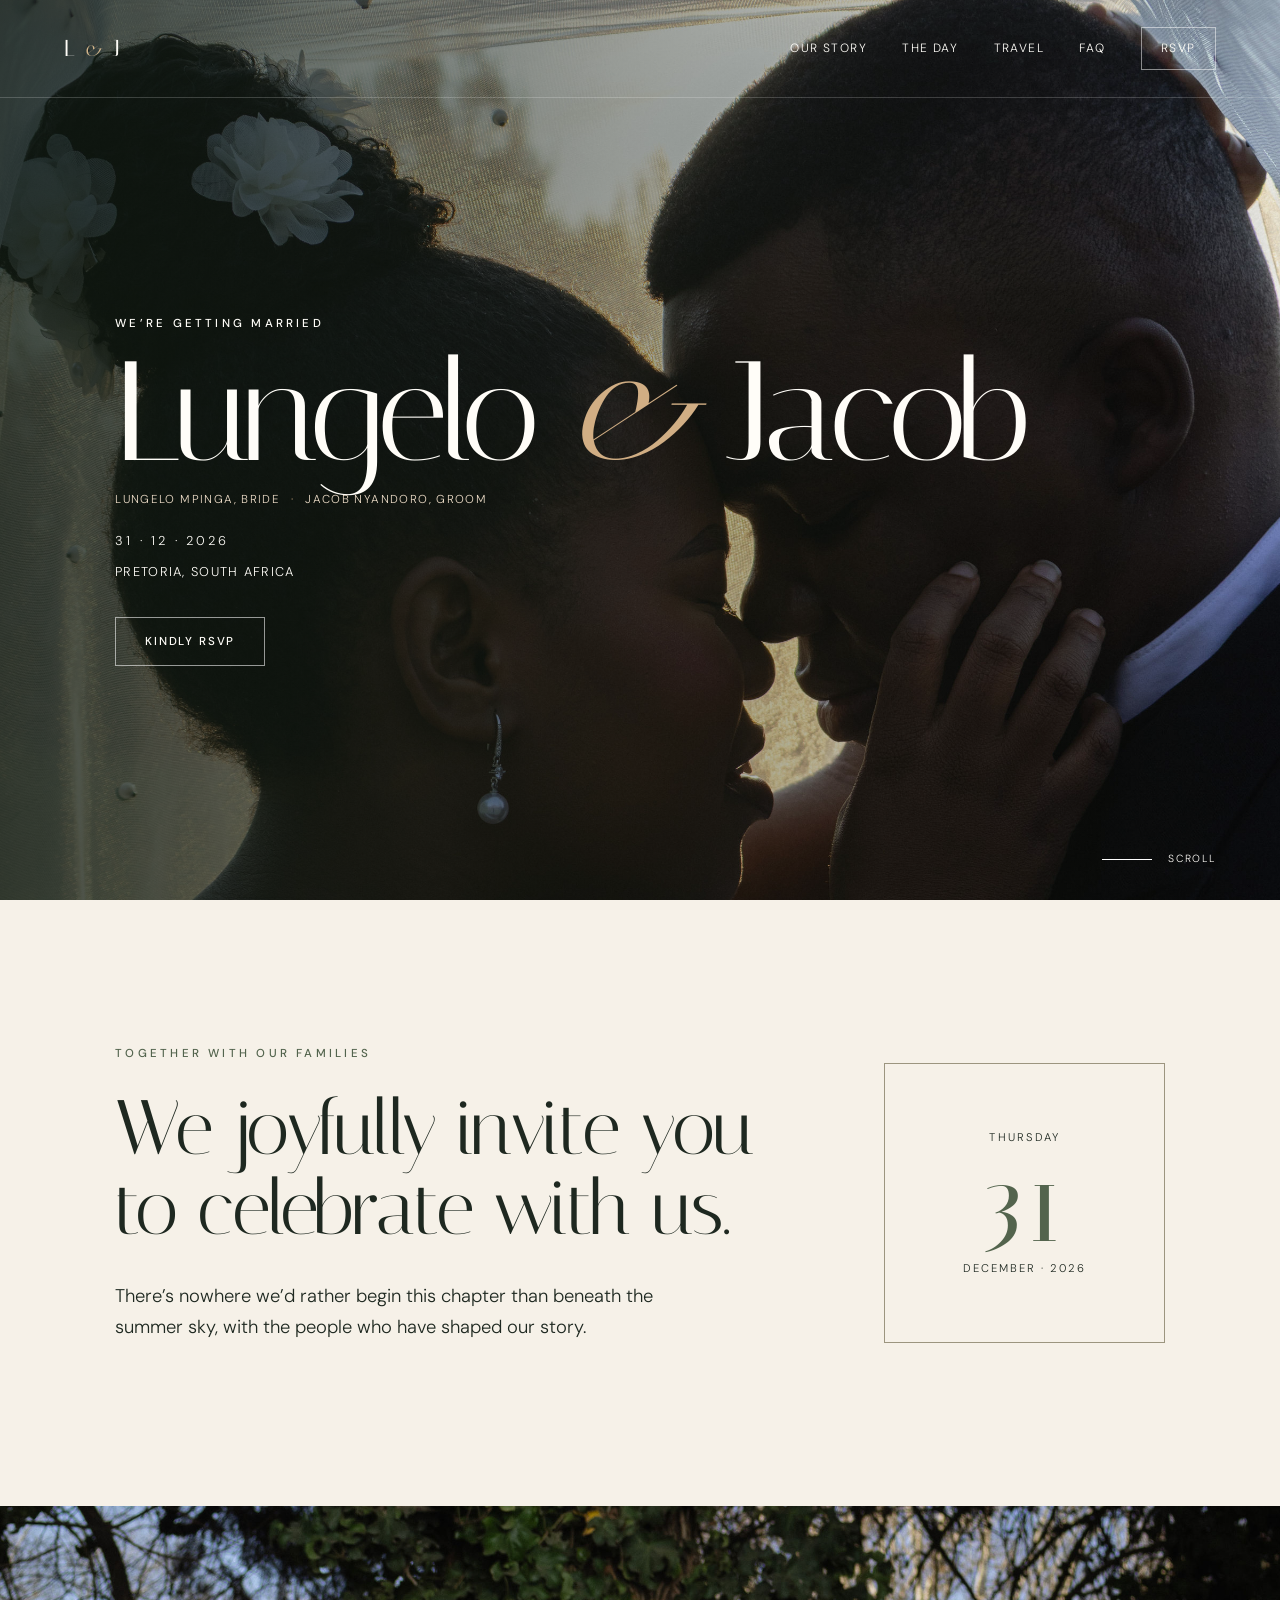
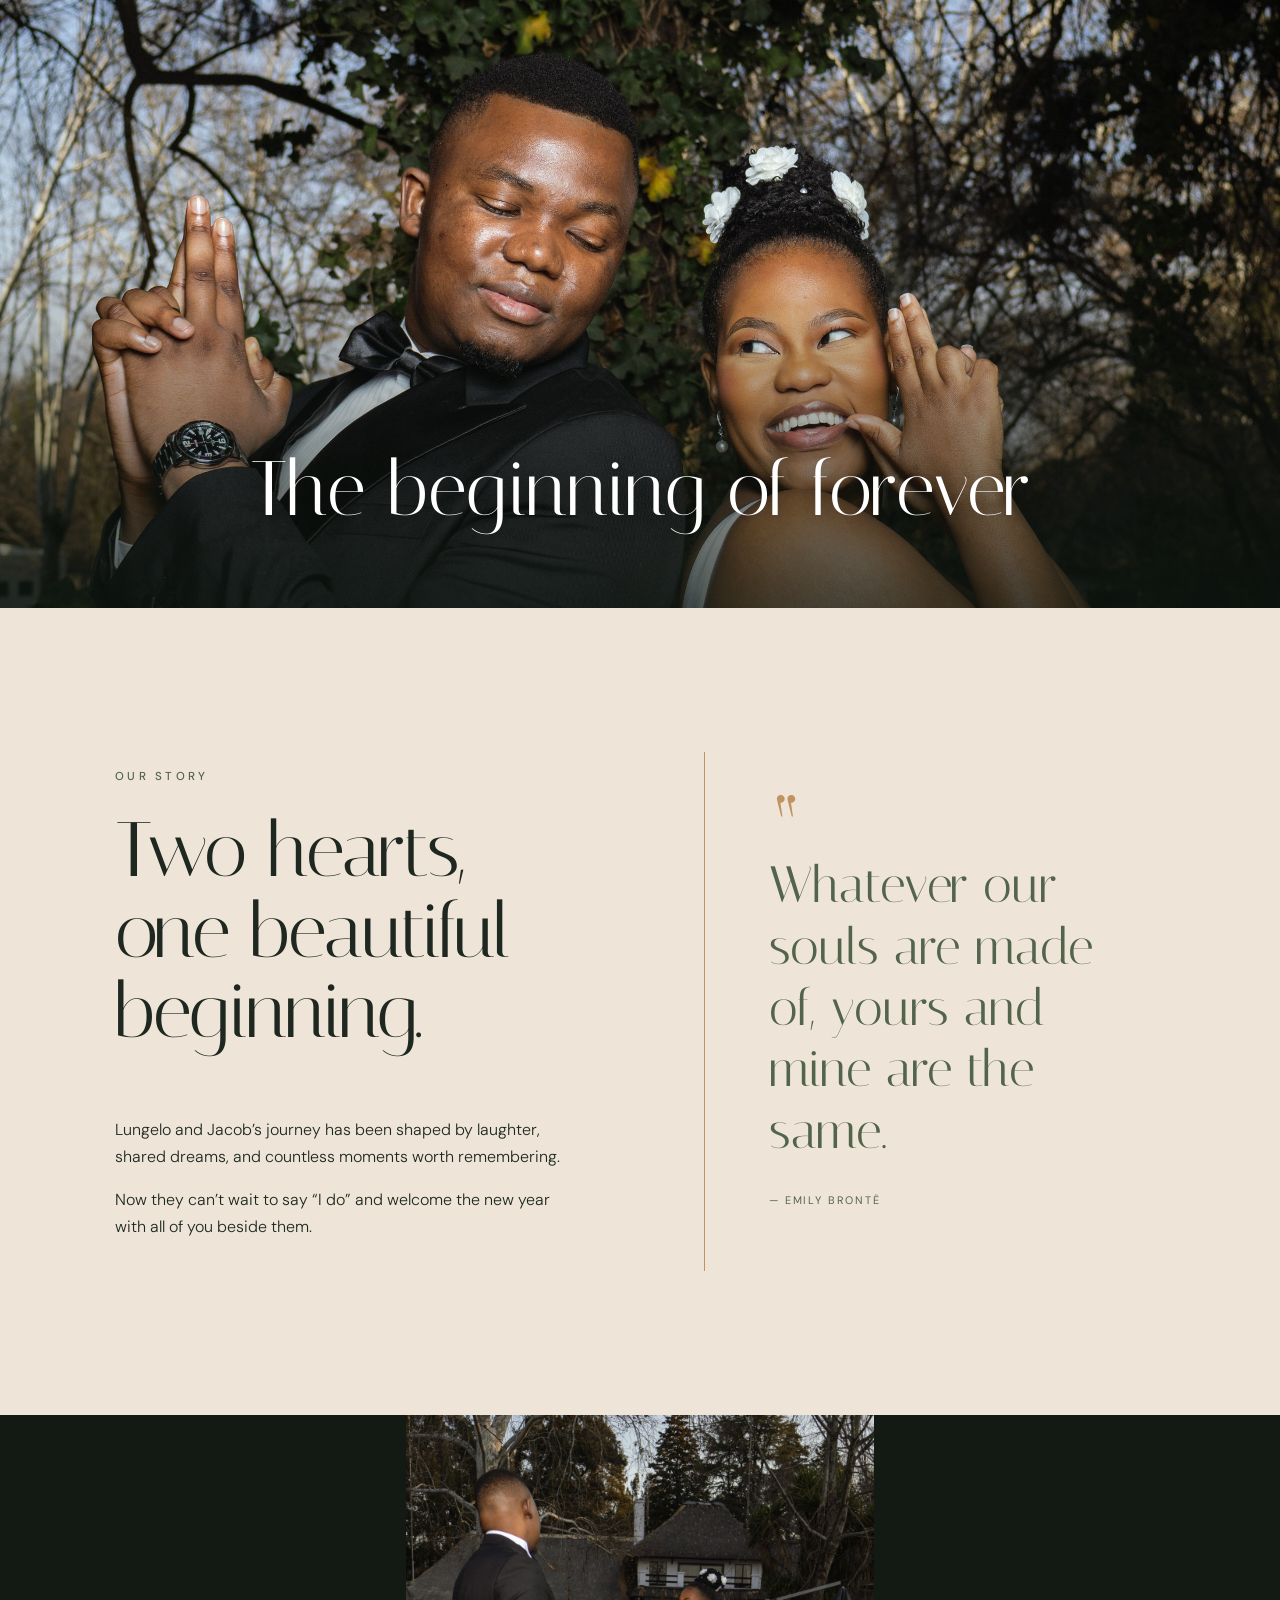
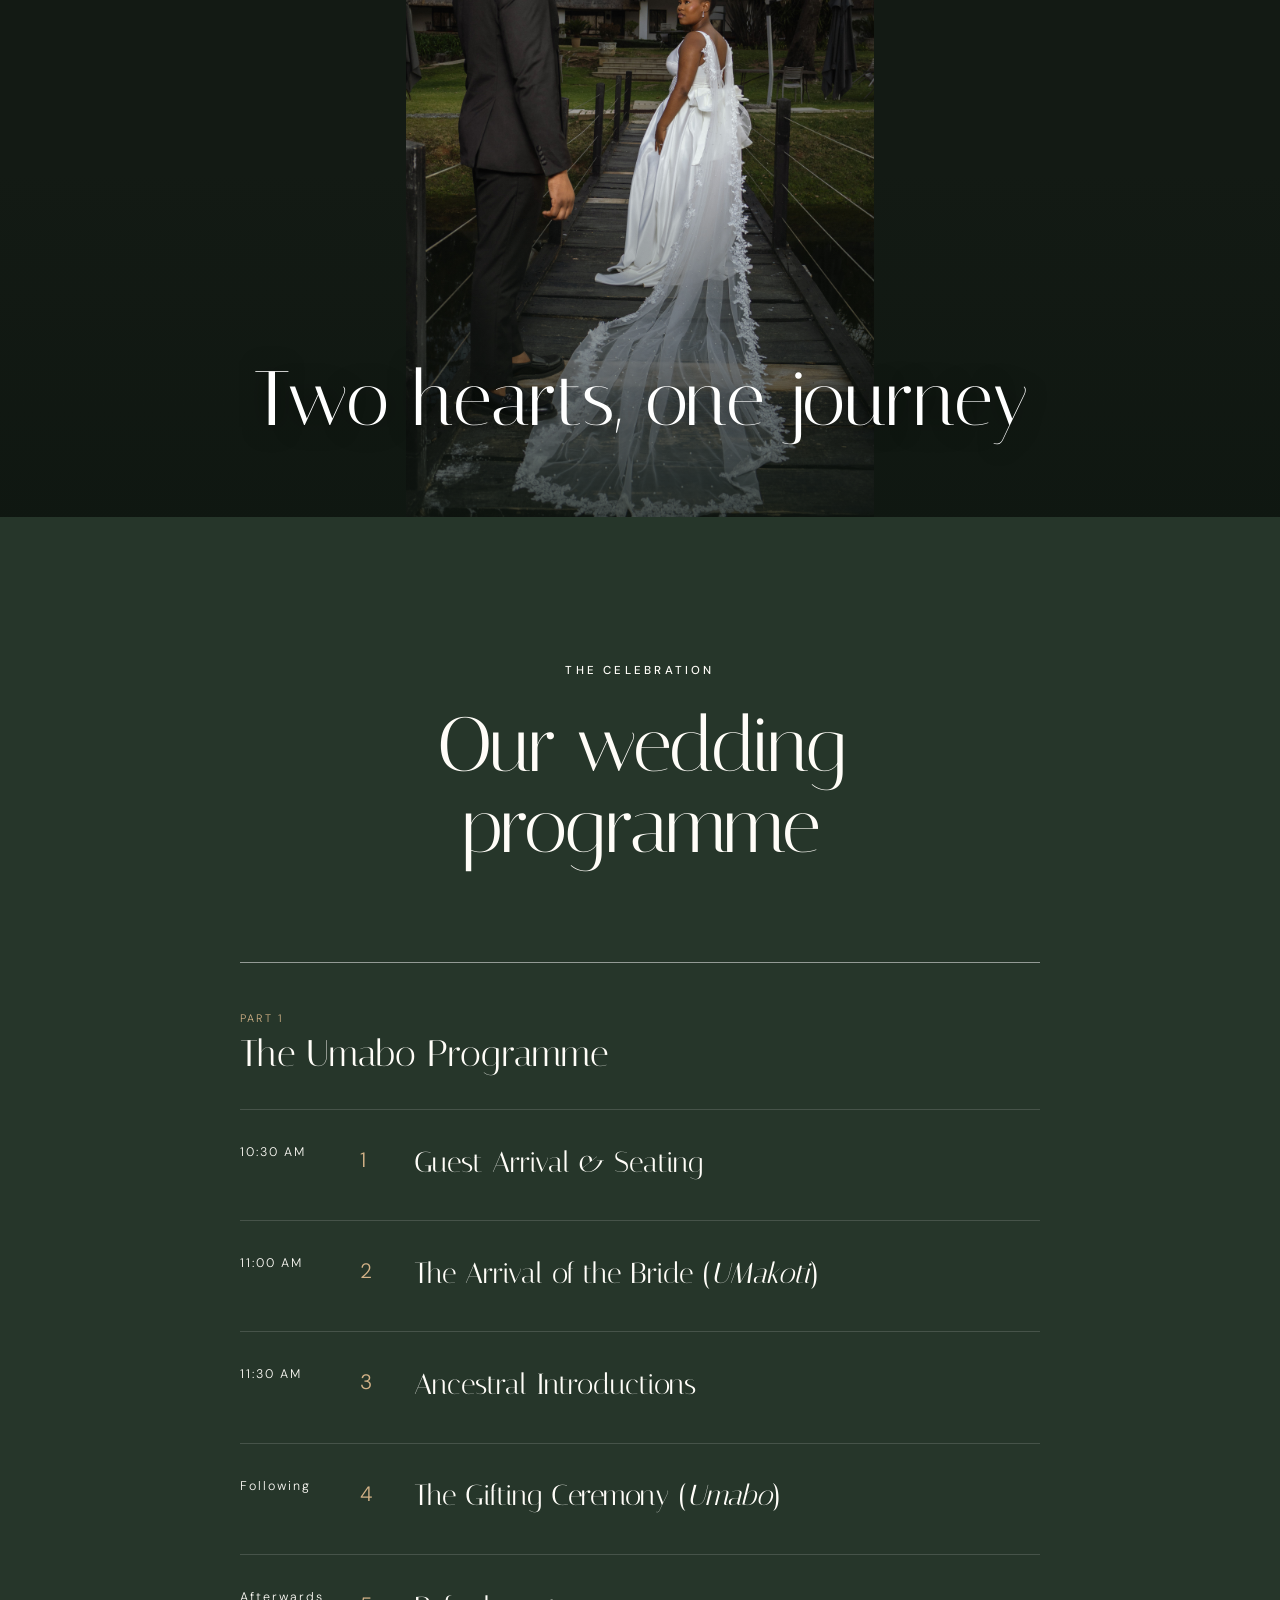
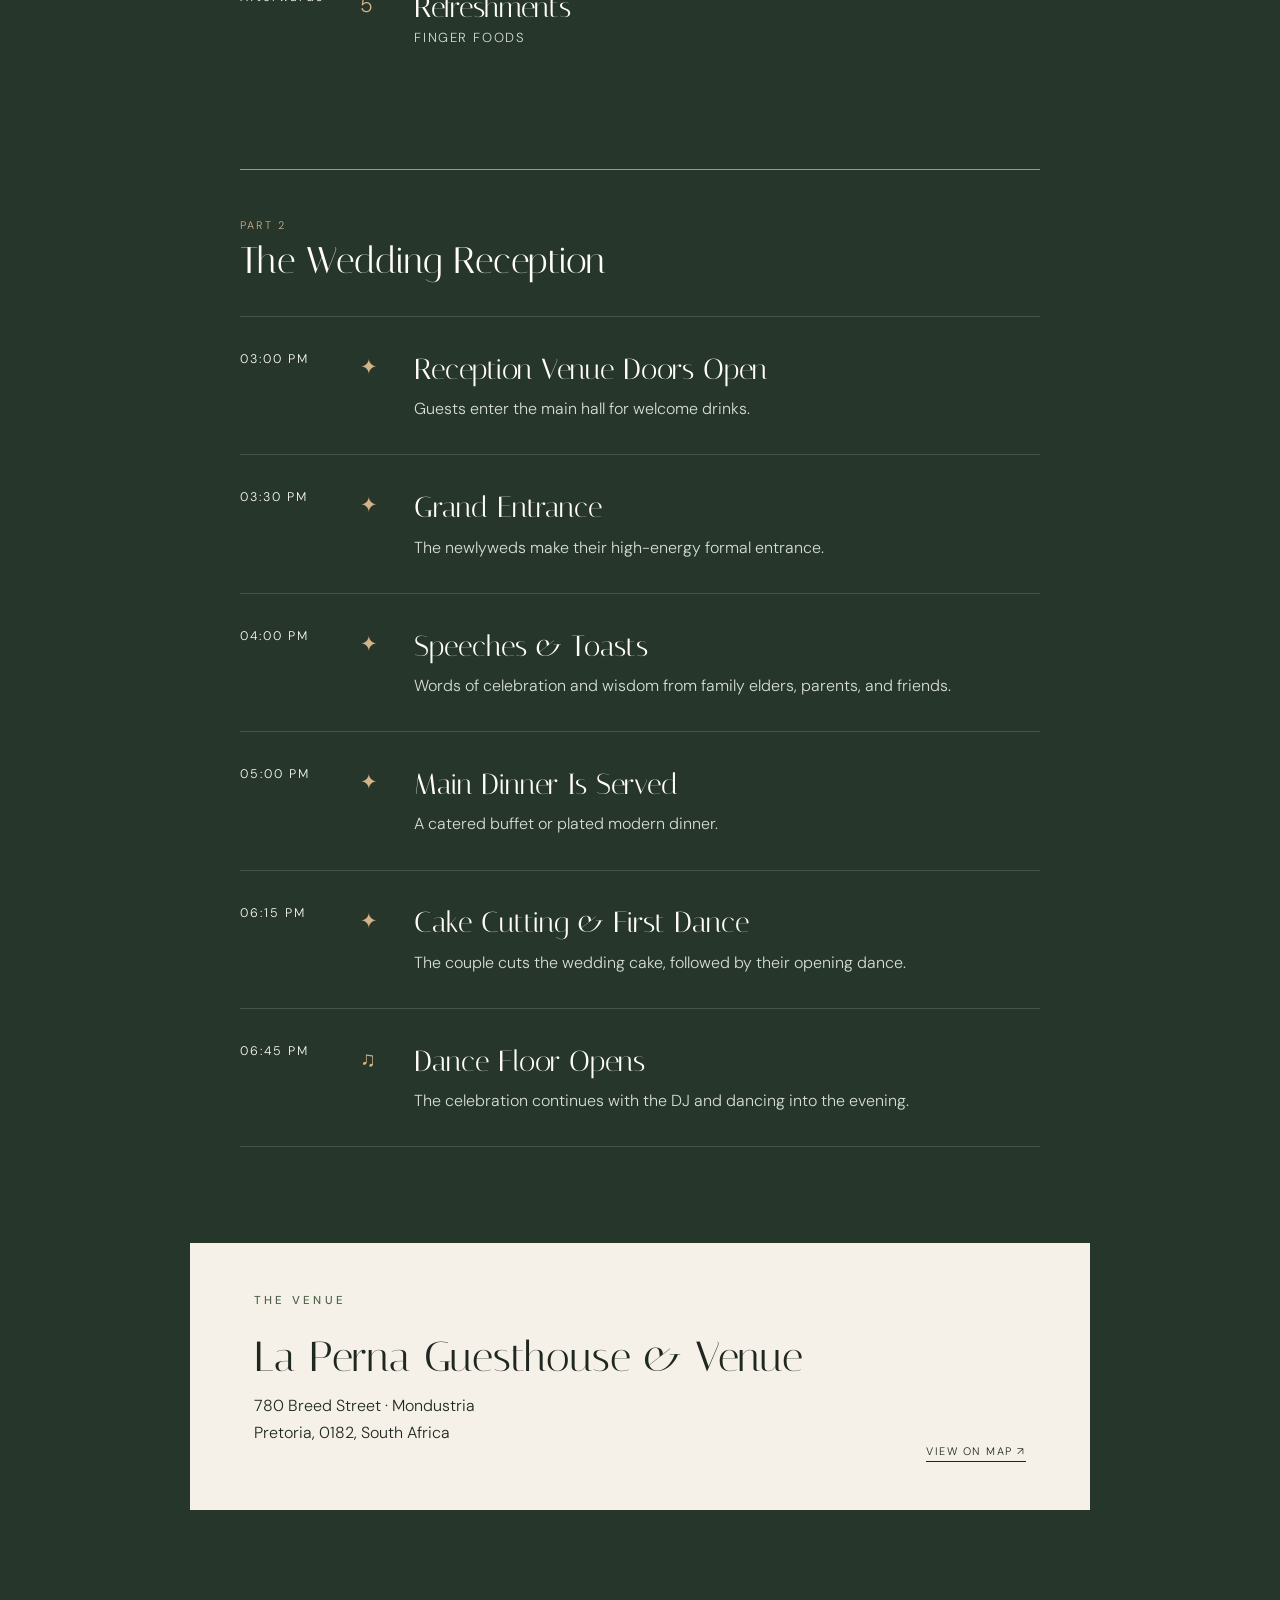
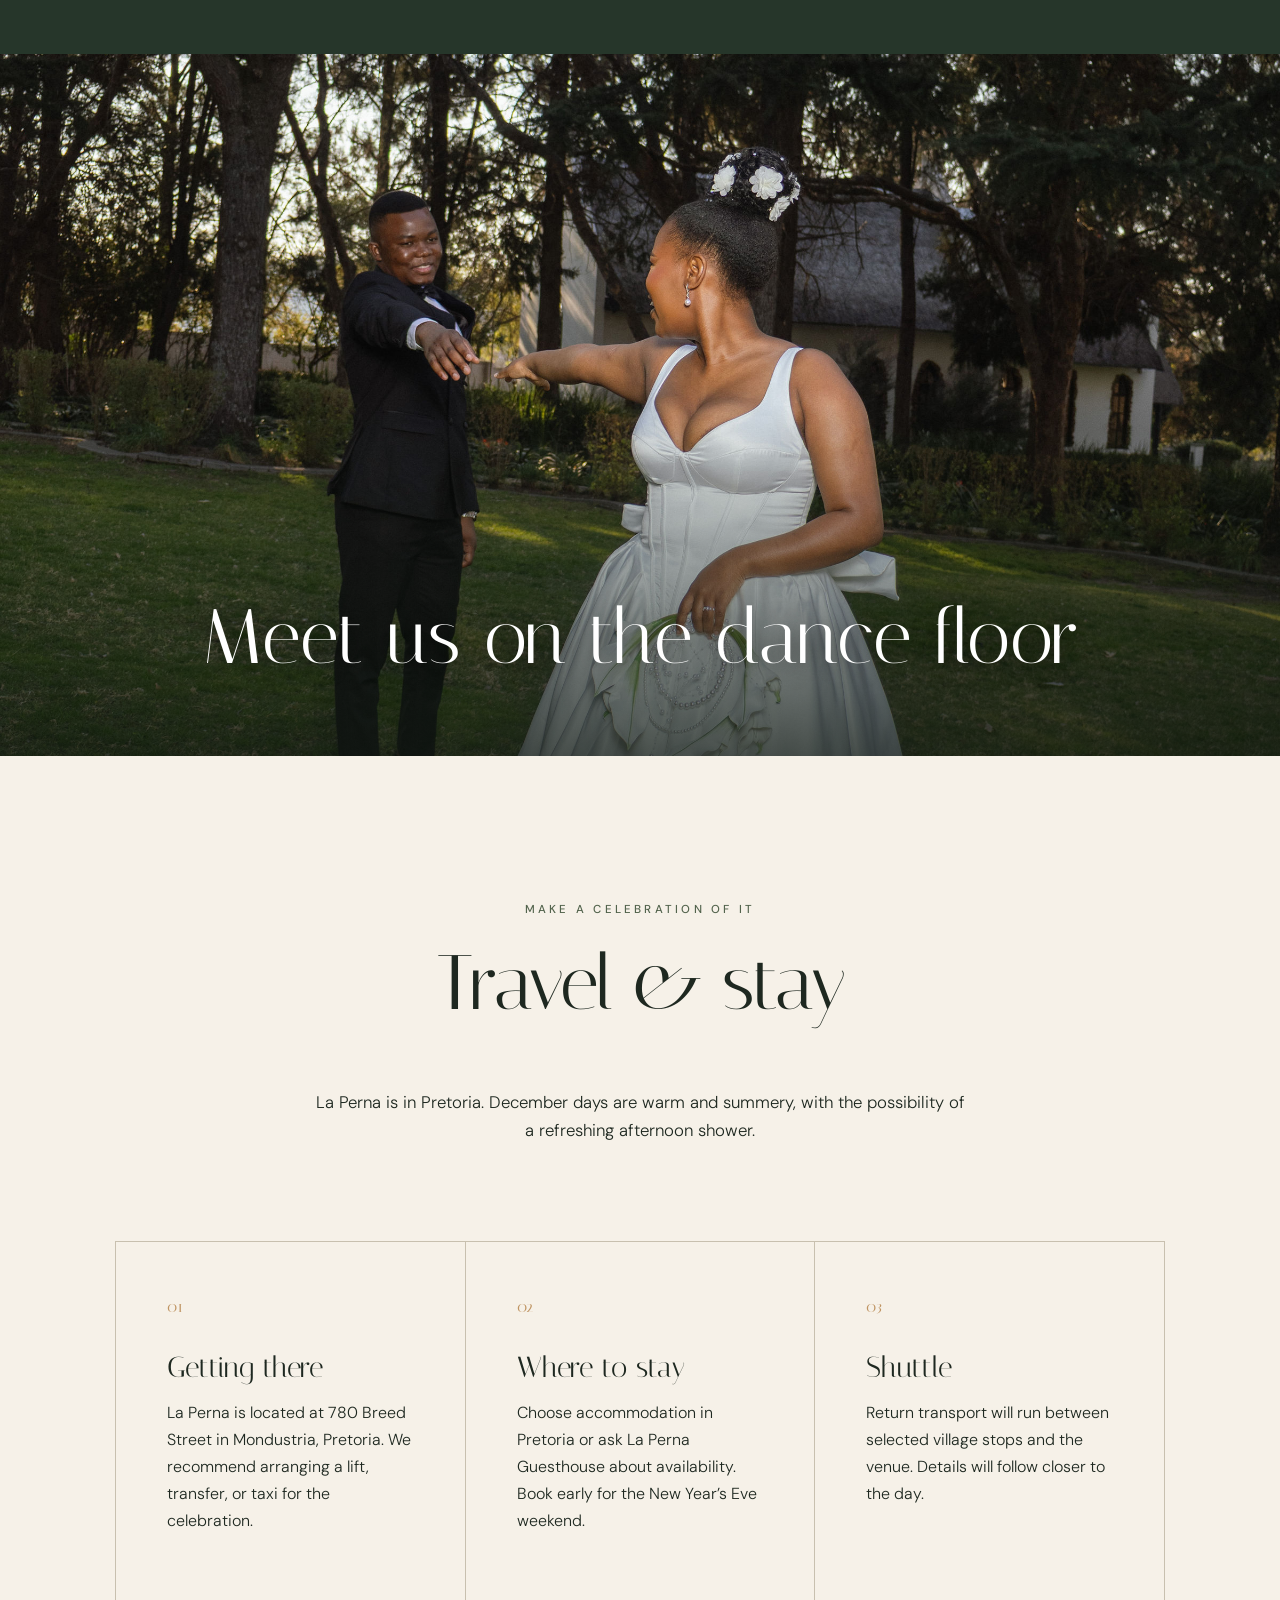
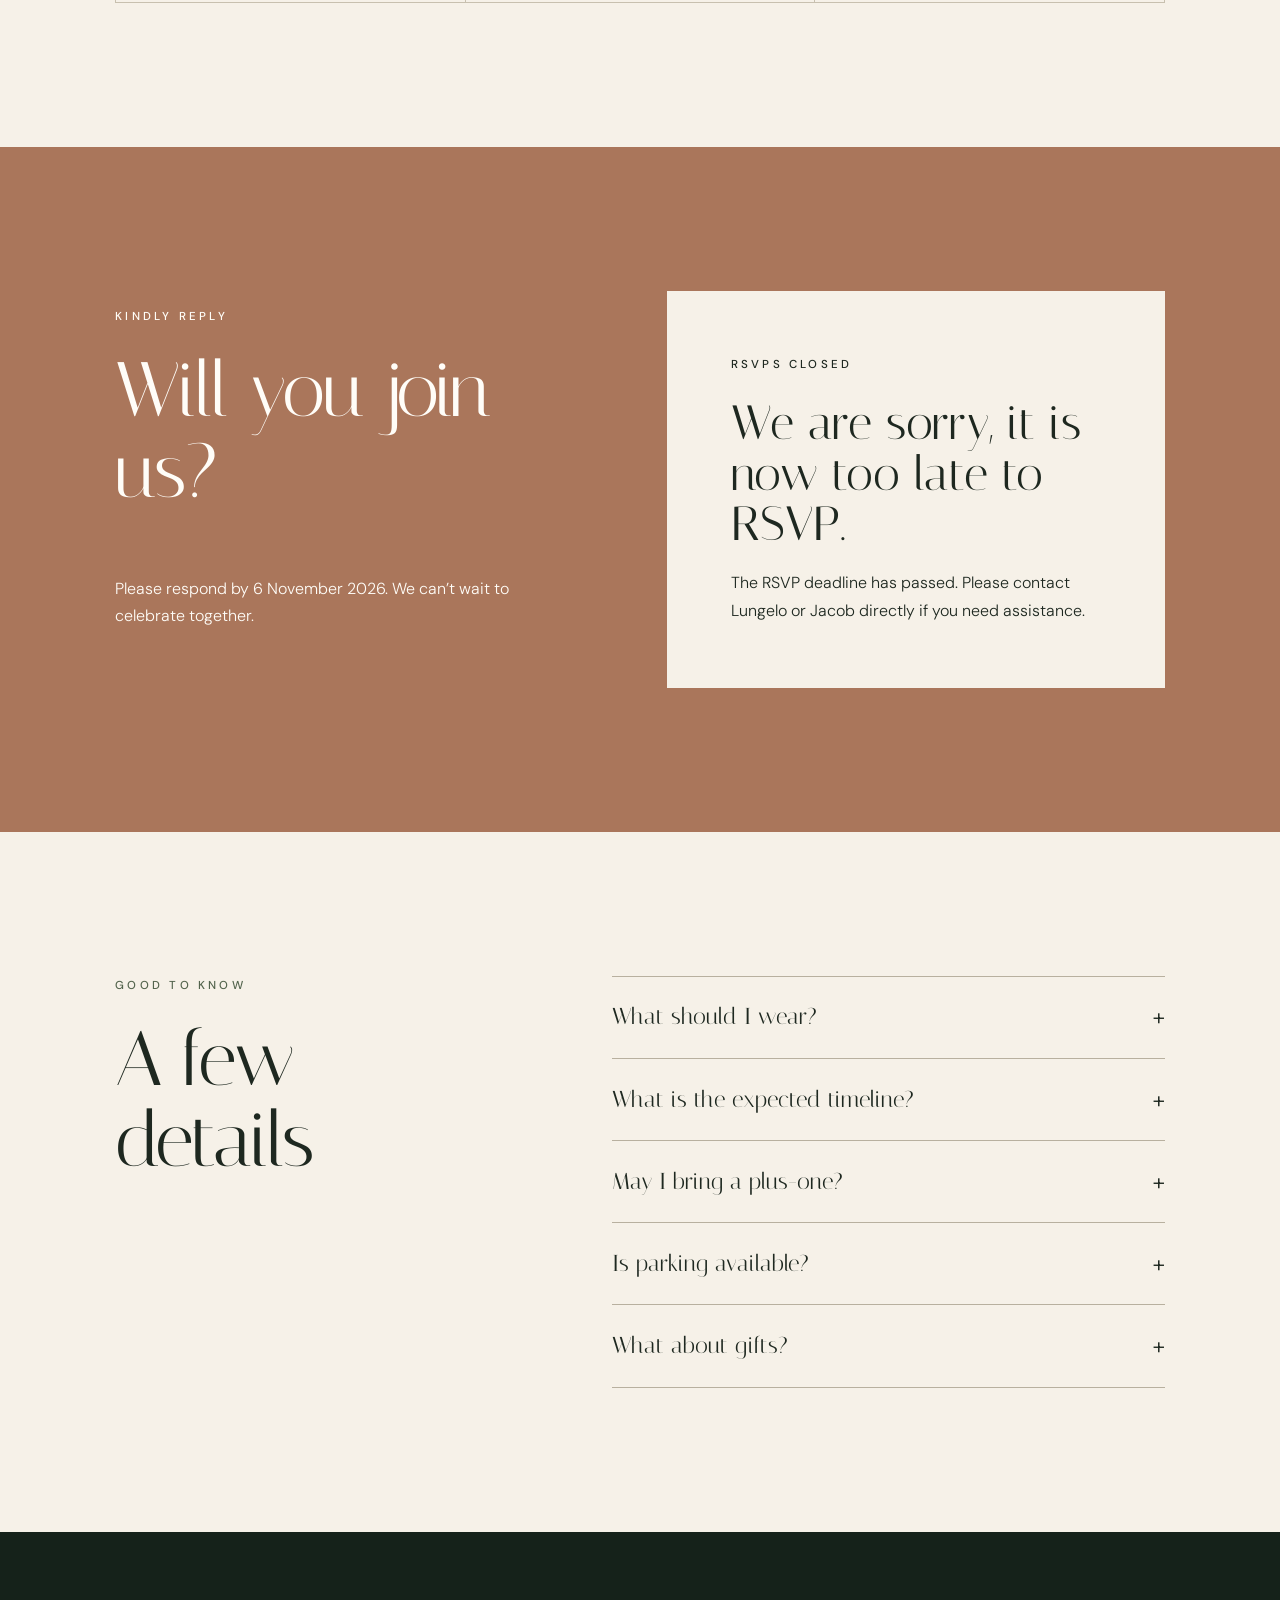
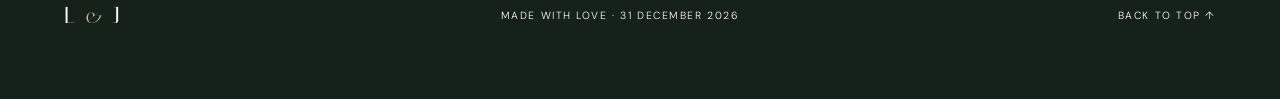
<file: index.html>
<!doctype html>
<html lang="en">
<head>
  <meta charset="UTF-8" />
  <meta name="viewport" content="width=device-width, initial-scale=1.0" />
  <meta name="theme-color" content="#26362a" />
  <meta name="description" content="Join Lungelo Mpinga and Jacob Nyandoro as they celebrate their wedding in Pretoria." />
  <meta property="og:title" content="Lungelo & Jacob — 31 December 2026" />
  <meta property="og:description" content="A New Year's Eve celebration of love in Pretoria, South Africa." />
  <meta property="og:image" content="/assets/lungelo-jacob-117.jpg" />
  <title>Lungelo & Jacob — Our Wedding</title>
  <link rel="preconnect" href="https://fonts.googleapis.com" />
  <link rel="preconnect" href="https://fonts.gstatic.com" crossorigin />
  <link href="https://fonts.googleapis.com/css2?family=DM+Sans:wght@300;400;500;600&family=Italiana&display=swap" rel="stylesheet" />
  <link rel="stylesheet" href="styles.css" />
</head>
<body>
  <a class="skip-link" href="#main">Skip to content</a>
  <header class="site-header" id="top">
    <a class="monogram" href="#top" aria-label="Lungelo and Jacob home">L <span>&</span> J</a>
    <button class="menu-toggle" aria-expanded="false" aria-controls="site-nav">Menu</button>
    <nav id="site-nav" aria-label="Main navigation">
      <a href="#story">Our story</a><a href="#details">The day</a><a href="#travel">Travel</a><a href="#faq">FAQ</a>
      <a class="nav-rsvp" href="#rsvp">RSVP</a>
    </nav>
  </header>

  <main id="main">
    <section class="hero hero-couple" aria-labelledby="hero-title">
      <div class="hero-shade"></div>
      <div class="hero-content reveal visible">
        <p class="eyebrow">We’re getting married</p>
        <h1 id="hero-title">Lungelo <i>&</i> Jacob</h1>
        <p class="couple-roles">Lungelo Mpinga, Bride <span>·</span> Jacob Nyandoro, Groom</p>
        <p class="hero-date">31 · 12 · 2026 <span>Pretoria, South Africa</span></p>
        <a class="button button-light" href="#rsvp">Kindly RSVP</a>
      </div>
      <a class="scroll-cue" href="#welcome" aria-label="Scroll to welcome"><span></span>Scroll</a>
    </section>

    <section class="welcome section" id="welcome">
      <div class="reveal">
        <p class="eyebrow olive">Together with our families</p>
        <h2>We joyfully invite you<br />to celebrate with us.</h2>
        <p class="lead">There’s nowhere we’d rather begin this chapter than beneath the summer sky, with the people who have shaped our story.</p>
      </div>
      <div class="date-card reveal" aria-label="Wedding date">
        <span>Thursday</span><strong>31</strong><span>December · 2026</span>
      </div>
    </section>

    <section class="photo-moment photo-moment-playful" role="img" aria-label="Lungelo and Jacob posing playfully together in their wedding attire"><p class="reveal">The beginning of forever</p></section>

    <section class="story section" id="story">
      <div class="story-copy reveal">
        <p class="eyebrow olive">Our story</p>
        <h2>Two hearts,<br />one beautiful beginning.</h2>
        <p>Lungelo and Jacob’s journey has been shaped by laughter, shared dreams, and countless moments worth remembering.</p>
        <p>Now they can’t wait to say “I do” and welcome the new year with all of you beside them.</p>
      </div>
      <blockquote class="quote reveal"><span>“</span>Whatever our souls are made of, yours and mine are the same.<cite>— Emily Brontë</cite></blockquote>
    </section>

    <section class="photo-moment photo-moment-bridge" role="img" aria-label="Lungelo and Jacob looking at one another on a garden bridge"><p class="reveal">Two hearts, one journey</p></section>

    <section class="details section" id="details">
      <div class="section-heading reveal"><p class="eyebrow">The celebration</p><h2>Our wedding programme</h2></div>
      <div class="timeline">
        <div class="programme-part reveal"><span>Part 1</span><h3>The Umabo Programme</h3></div>
        <article class="reveal"><p class="time">10:30 AM</p><div><span class="line-icon">1</span><h3>Guest Arrival & Seating</h3></div></article>
        <article class="reveal"><p class="time">11:00 AM</p><div><span class="line-icon">2</span><h3>The Arrival of the Bride (<i>UMakoti</i>)</h3></div></article>
        <article class="reveal"><p class="time">11:30 AM</p><div><span class="line-icon">3</span><h3>Ancestral Introductions</h3></div></article>
        <article class="reveal"><p class="time">Following</p><div><span class="line-icon">4</span><h3>The Gifting Ceremony (<i>Umabo</i>)</h3></div></article>
        <article class="reveal"><p class="time">Afterwards</p><div><span class="line-icon">5</span><h3>Refreshments <span class="subtitle">Finger foods</span></h3></div></article>

        <div class="programme-part programme-part-second reveal"><span>Part 2</span><h3>The Wedding Reception</h3></div>
        <article class="reveal"><p class="time">03:00 PM</p><div><span class="line-icon">✦</span><h3>Reception Venue Doors Open</h3><p>Guests enter the main hall for welcome drinks.</p></div></article>
        <article class="reveal"><p class="time">03:30 PM</p><div><span class="line-icon">✦</span><h3>Grand Entrance</h3><p>The newlyweds make their high-energy formal entrance.</p></div></article>
        <article class="reveal"><p class="time">04:00 PM</p><div><span class="line-icon">✦</span><h3>Speeches & Toasts</h3><p>Words of celebration and wisdom from family elders, parents, and friends.</p></div></article>
        <article class="reveal"><p class="time">05:00 PM</p><div><span class="line-icon">✦</span><h3>Main Dinner Is Served</h3><p>A catered buffet or plated modern dinner.</p></div></article>
        <article class="reveal"><p class="time">06:15 PM</p><div><span class="line-icon">✦</span><h3>Cake Cutting & First Dance</h3><p>The couple cuts the wedding cake, followed by their opening dance.</p></div></article>
        <article class="reveal"><p class="time">06:45 PM</p><div><span class="line-icon">♫</span><h3>Dance Floor Opens</h3><p>The celebration continues with the DJ and dancing into the evening.</p></div></article>
      </div>
      <div class="venue-card reveal"><div><p class="eyebrow olive">The venue</p><h3>La Perna Guesthouse & Venue</h3><p>780 Breed Street · Mondustria<br />Pretoria, 0182, South Africa</p></div><a class="text-link" href="https://maps.google.com/?q=La+Perna+Guesthouse+%26+Venue,+780+Breed+Street,+Mondustria,+Pretoria,+0182" target="_blank" rel="noreferrer">View on map ↗</a></div>
    </section>

    <section class="photo-moment photo-moment-garden" role="img" aria-label="Lungelo and Jacob reaching for each other in a garden"><p class="reveal">Meet us on the dance floor</p></section>

    <section class="travel section" id="travel">
      <div class="section-heading reveal"><p class="eyebrow olive">Make a celebration of it</p><h2>Travel & stay</h2><p>La Perna is in Pretoria. December days are warm and summery, with the possibility of a refreshing afternoon shower.</p></div>
      <div class="travel-grid">
        <article class="reveal"><span>01</span><h3>Getting there</h3><p>La Perna is located at 780 Breed Street in Mondustria, Pretoria. We recommend arranging a lift, transfer, or taxi for the celebration.</p></article>
        <article class="reveal"><span>02</span><h3>Where to stay</h3><p>Choose accommodation in Pretoria or ask La Perna Guesthouse about availability. Book early for the New Year’s Eve weekend.</p></article>
        <article class="reveal"><span>03</span><h3>Shuttle</h3><p>Return transport will run between selected village stops and the venue. Details will follow closer to the day.</p></article>
      </div>
    </section>

    <section class="rsvp section" id="rsvp">
      <div class="rsvp-intro reveal"><p class="eyebrow">Kindly reply</p><h2>Will you join us?</h2><p>Please respond by 6 November 2026. We can’t wait to celebrate together.</p></div>
      <div id="rsvp-closed" class="rsvp-closed reveal" role="status" hidden><p class="eyebrow">RSVPs closed</p><h3>We are sorry, it is now too late to RSVP.</h3><p>The RSVP deadline has passed. Please contact Lungelo or Jacob directly if you need assistance.</p></div>
      <form id="rsvp-form" class="rsvp-form reveal">
        <input type="text" name="_honey" class="honeypot" tabindex="-1" autocomplete="off" aria-hidden="true" />
        <label>Full name<input name="name" type="text" autocomplete="name" required placeholder="Your first and last name" /></label>
        <label id="plus-one-field" hidden>Plus-one full name<input id="plus-one-name" name="plus_one_full_name" type="text" autocomplete="name" disabled placeholder="Their first and last name" /></label>
        <fieldset><legend>Will you be attending?</legend><label class="choice"><input type="radio" name="attendance" value="Joyfully accepts" required /><span>Joyfully accepts</span></label><label class="choice"><input type="radio" name="attendance" value="Regretfully declines" /><span>Regretfully declines</span></label></fieldset>
        <label>Dietary requirements<textarea name="dietary" rows="3" placeholder="Allergies or dietary preferences"></textarea></label>
        <label>Song request<input name="song" type="text" placeholder="What will get you on the dance floor?" /></label>
        <button class="button button-dark" type="submit"><span class="button-label">Create RSVP email</span></button>
        <p class="form-note">Your email application will open with your RSVP details ready to review and send.</p>
      </form>
    </section>

    <section class="faq section" id="faq">
      <div class="section-heading reveal"><p class="eyebrow olive">Good to know</p><h2>A few details</h2></div>
      <div class="accordion reveal">
        <details><summary>What should I wear?<span>+</span></summary><div class="faq-answer"><p><strong>Modern Traditional Wear or Formal Evening Wear</strong></p><p><strong>Please do not wear brown to the event.</strong></p><figure class="colour-palette"><figcaption>Recommended colour palette — please exclude all brown shades.</figcaption><img src="assets/wedding-colour-palette.jpeg" alt="Recommended wedding colour palette featuring neutral, olive, blue, green, berry, red, orange, and metallic options" loading="lazy" /></figure></div></details>
        <details><summary>What is the expected timeline?<span>+</span></summary><div class="faq-answer"><p><strong>Part 1 — Umabo:</strong> Held in the morning and early afternoon. Expect high-energy singing, dancing, and the traditional gifting ceremony.</p><p><strong>Part 2 — Wedding Reception:</strong> Held afterwards at the designated reception venue, featuring dinner, speeches, and dancing.</p></div></details>
        <details><summary>May I bring a plus-one?<span>+</span></summary><div class="faq-answer"><p>Only if a plus-one is indicated on your invitation.</p></div></details>
        <details><summary>Is parking available?<span>+</span></summary><div class="faq-answer"><p>Yes. There is plenty of parking at the venue.</p></div></details>
        <details><summary>What about gifts?<span>+</span></summary><div class="faq-answer"><p>Your presence is the greatest gift. Should you wish to give something, monetary gifts would be most warmly appreciated.</p></div></details>
      </div>
    </section>
  </main>

  <footer><a class="monogram" href="#top">L <span>&</span> J</a><p>Made with love · 31 December 2026</p><a href="#top" class="back-top">Back to top ↑</a></footer>
  <script src="script.js"></script>
</body>
</html>
</file>
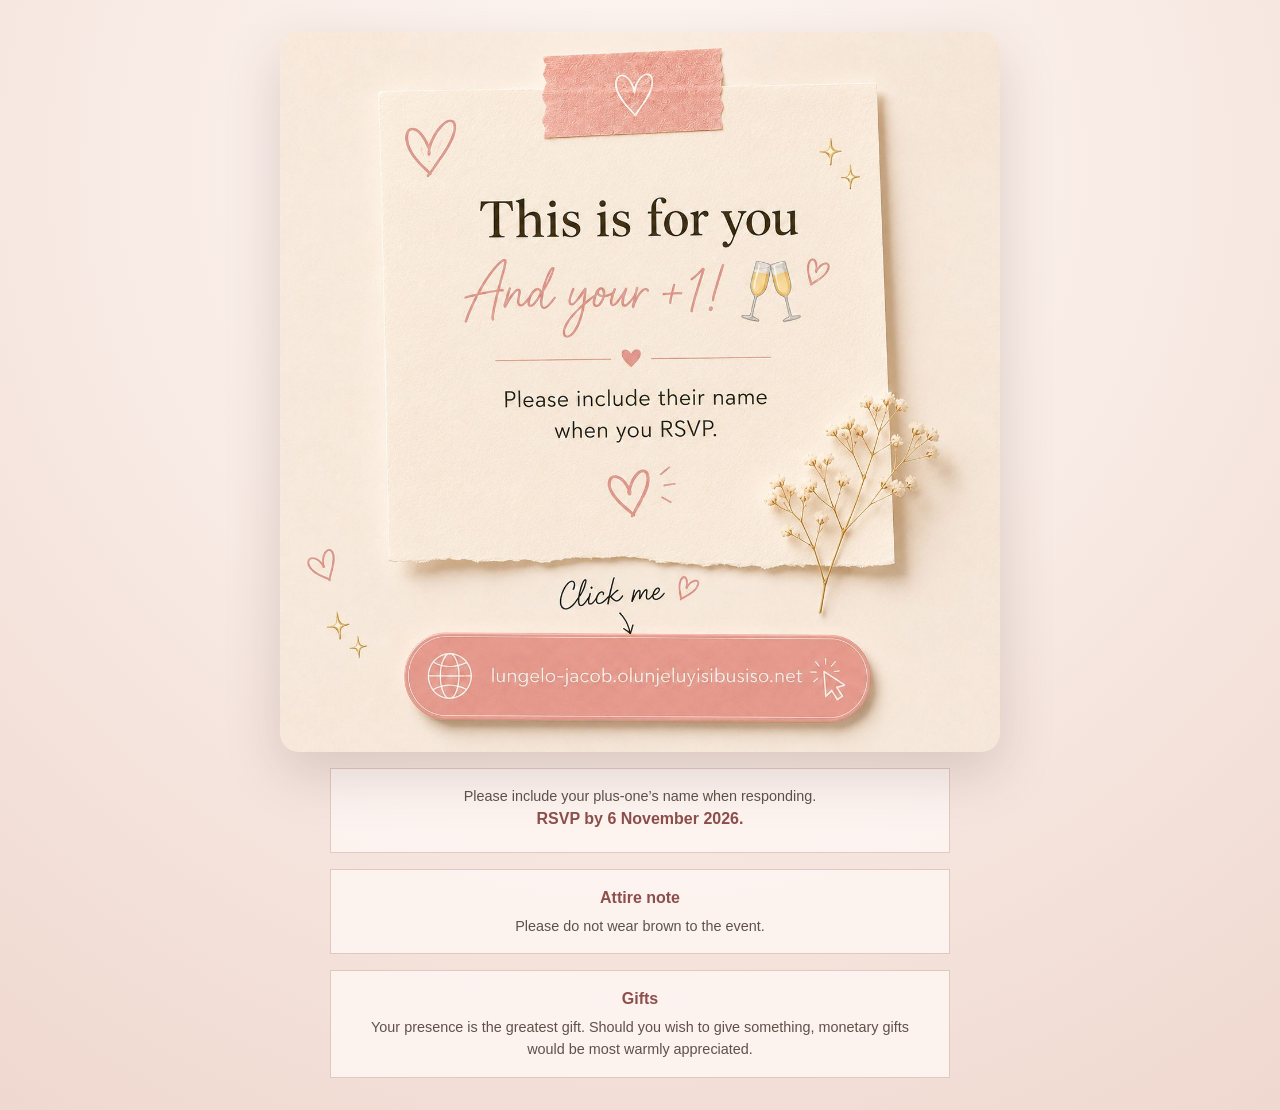
<file: invite-plus-one.html>
<!doctype html>
<html lang="en">
<head>
  <meta charset="UTF-8" />
  <meta name="viewport" content="width=device-width, initial-scale=1.0" />
  <meta name="theme-color" content="#f8eae4" />
  <meta name="description" content="A wedding invitation for you and your plus-one from Lungelo and Jacob." />
  <meta property="og:type" content="website" />
  <meta property="og:title" content="This is for you and your +1 — Lungelo & Jacob" />
  <meta property="og:description" content="Please include your guest’s name and RSVP by 6 November 2026." />
  <meta property="og:url" content="https://lungelo-jacob.olunjeluyisibusiso.net/invite-plus-one.html" />
  <meta property="og:image" content="https://lungelo-jacob.olunjeluyisibusiso.net/assets/invite-plus-one.jpeg" />
  <meta property="og:image:secure_url" content="https://lungelo-jacob.olunjeluyisibusiso.net/assets/invite-plus-one.jpeg" />
  <meta property="og:image:type" content="image/jpeg" />
  <meta property="og:image:width" content="1254" />
  <meta property="og:image:height" content="1254" />
  <meta property="og:image:alt" content="A wedding invitation for one guest and a plus-one from Lungelo and Jacob" />
  <meta name="twitter:card" content="summary_large_image" />
  <meta name="twitter:image" content="https://lungelo-jacob.olunjeluyisibusiso.net/assets/invite-plus-one.jpeg" />
  <title>Your Plus-One Invitation — Lungelo & Jacob</title>
  <link rel="stylesheet" href="invite.css" />
</head>
<body>
  <main class="invite-page">
    <a class="invite-card" href="index.html?plus-one=1" aria-label="Open Lungelo and Jacob's wedding invitation for you and your plus-one">
      <img src="assets/invite-plus-one.jpeg" width="1254" height="1254" alt="This is for you and your plus-one. Please include their name when you RSVP. Click to open the wedding website." />
      <span class="sr-only">Open invitation</span>
    </a>
    <p class="invite-note">Please include your plus-one’s name when responding. <strong>RSVP by 6 November 2026.</strong></p>
    <p class="invite-note"><strong>Attire note</strong>Please do not wear brown to the event.</p>
    <p class="invite-note"><strong>Gifts</strong>Your presence is the greatest gift. Should you wish to give something, monetary gifts would be most warmly appreciated.</p>
  </main>
</body>
</html>
</file>
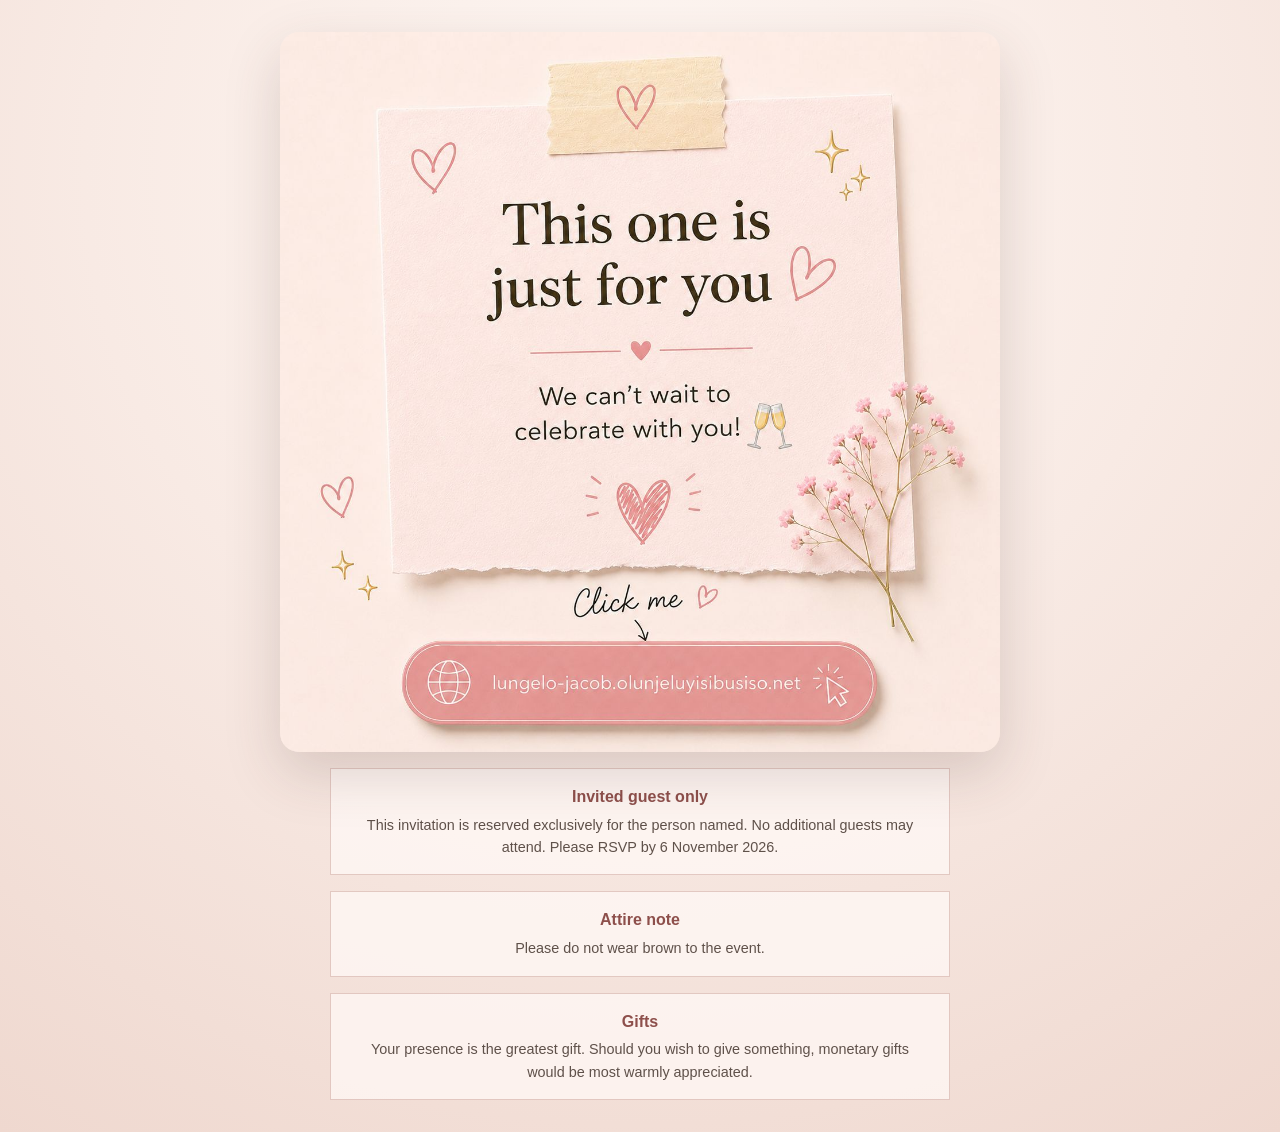
<file: invite.html>
<!doctype html>
<html lang="en">
<head>
  <meta charset="UTF-8" />
  <meta name="viewport" content="width=device-width, initial-scale=1.0" />
  <meta name="theme-color" content="#f8eae4" />
  <meta name="description" content="A personal invitation to celebrate Lungelo and Jacob's wedding on 31 December 2026." />
  <meta property="og:type" content="website" />
  <meta property="og:title" content="This one is just for you — Lungelo & Jacob" />
  <meta property="og:description" content="This invitation is for the named guest only. Please RSVP by 6 November 2026." />
  <meta property="og:url" content="https://lungelo-jacob.olunjeluyisibusiso.net/invite.html" />
  <meta property="og:image" content="https://lungelo-jacob.olunjeluyisibusiso.net/assets/invite-no-plus.jpeg" />
  <meta property="og:image:secure_url" content="https://lungelo-jacob.olunjeluyisibusiso.net/assets/invite-no-plus.jpeg" />
  <meta property="og:image:type" content="image/jpeg" />
  <meta property="og:image:width" content="1254" />
  <meta property="og:image:height" content="1254" />
  <meta property="og:image:alt" content="A personal wedding invitation for one guest from Lungelo and Jacob" />
  <meta name="twitter:card" content="summary_large_image" />
  <meta name="twitter:image" content="https://lungelo-jacob.olunjeluyisibusiso.net/assets/invite-no-plus.jpeg" />
  <title>Your Invitation — Lungelo & Jacob</title>
  <link rel="stylesheet" href="invite.css" />
</head>
<body>
  <main class="invite-page">
    <a class="invite-card" href="index.html" aria-label="Open Lungelo and Jacob's wedding invitation">
      <img src="assets/invite-no-plus.jpeg" width="1254" height="1254" alt="This one is just for you. We can’t wait to celebrate with you. Click to open the wedding website." />
      <span class="sr-only">Open invitation</span>
    </a>
    <p class="invite-note"><strong>Invited guest only</strong>This invitation is reserved exclusively for the person named. No additional guests may attend. Please RSVP by 6 November 2026.</p>
    <p class="invite-note"><strong>Attire note</strong>Please do not wear brown to the event.</p>
    <p class="invite-note"><strong>Gifts</strong>Your presence is the greatest gift. Should you wish to give something, monetary gifts would be most warmly appreciated.</p>
  </main>
</body>
</html>
</file>
<file: styles.css>
:root{--ink:#1e2820;--olive:#53644d;--deep:#26362a;--paper:#f6f1e8;--cream:#eee5d8;--white:#fffdf8;--gold:#bf9462;--serif:'Italiana',Georgia,serif;--sans:'DM Sans',Arial,sans-serif}
.couple-roles{margin:-1rem 0 1.25rem;font-size:.72rem;letter-spacing:.12em;text-transform:uppercase;color:#f0dfca}.couple-roles span{color:#d1ae84;margin:0 .4rem}.programme-part{padding:2.5rem 0 1.5rem;border-top:1px solid #ffffff80}.programme-part span{text-transform:uppercase;letter-spacing:.2em;font-size:.68rem;color:#d4b388}.programme-part h3{font-size:2.3rem;margin:.5rem 0}.programme-part-second{margin-top:5rem}.timeline .subtitle{display:block;margin-top:.45rem;font:300 .82rem var(--sans);letter-spacing:.12em;text-transform:uppercase;color:#d7ddd7}.honeypot{position:absolute!important;left:-9999px!important;opacity:0!important;pointer-events:none!important}.button:disabled{cursor:wait;opacity:.65}.form-error{border:1px solid #9d3c34;padding:1rem;text-align:center;margin-top:1rem;color:#9d3c34}.form-error p{margin:0}.faq-answer p{max-width:640px;padding-right:3rem;margin:1rem 0 0}.faq-answer strong{font-weight:600;color:var(--olive)}.colour-palette{max-width:640px;margin:1.5rem 0 .5rem}.colour-palette img{display:block;width:100%;height:auto;border:1px solid #c8c0af}.colour-palette figcaption{margin-bottom:.6rem;font-size:.68rem;letter-spacing:.14em;text-transform:uppercase;color:var(--olive)}.hero-couple{background-image:url('assets/lungelo-jacob-117.jpg');background-size:cover;background-position:center 38%}.photo-moment{min-height:78svh;background-size:cover;background-repeat:no-repeat;position:relative;display:flex;align-items:flex-end;justify-content:center;padding:5rem 5vw;color:white;text-align:center}.photo-moment::after{content:'';position:absolute;inset:0;background:linear-gradient(180deg,transparent 50%,rgba(14,22,16,.72) 100%)}.photo-moment p{position:relative;z-index:1;font:400 clamp(2.5rem,6vw,5.5rem)/1 var(--serif);margin:0;text-shadow:0 2px 24px #0008}.photo-moment-playful{background-image:url('assets/lungelo-jacob-53.jpg');background-position:center 40%}.photo-moment-bridge{background-image:url('assets/lungelo-jacob-136.jpg');background-size:contain;background-position:center;background-color:#131a14}.photo-moment-garden{background-image:url('assets/lungelo-jacob-41.jpg');background-position:center 46%}
*{box-sizing:border-box}html{scroll-behavior:smooth}body{margin:0;background:var(--paper);color:var(--ink);font-family:var(--sans);font-weight:300;line-height:1.7}h1,h2,h3,p{margin-top:0}h1,h2,h3{font-family:var(--serif);font-weight:400;line-height:1.05}h2{font-size:clamp(2.8rem,6vw,5.7rem);letter-spacing:-.025em}h3{font-size:1.8rem}a{color:inherit}.skip-link{position:fixed;left:1rem;top:-5rem;background:white;padding:.7rem 1rem;z-index:100}.skip-link:focus{top:1rem}.site-header{position:absolute;z-index:10;top:0;left:0;width:100%;height:98px;display:flex;align-items:center;justify-content:space-between;padding:0 5vw;color:var(--white);border-bottom:1px solid #ffffff30}.monogram{text-decoration:none;font-family:var(--serif);font-size:1.45rem;letter-spacing:.08em}.monogram span{font-size:.8em;color:#d3b68c}.site-header nav{display:flex;align-items:center;gap:2.2rem}.site-header nav a{text-decoration:none;font-size:.75rem;letter-spacing:.12em;text-transform:uppercase}.site-header nav a:hover{color:#e4ccb0}.nav-rsvp{border:1px solid #ffffff80;padding:.65rem 1.2rem}.menu-toggle{display:none;background:none;border:1px solid #ffffff70;color:white;padding:.5rem .75rem;text-transform:uppercase;letter-spacing:.1em}.hero{height:100svh;min-height:680px;position:relative;color:var(--white);display:flex;align-items:center;overflow:hidden}.hero>img{position:absolute;inset:0;width:100%;height:100%;object-fit:cover}.hero-shade{position:absolute;inset:0;background:linear-gradient(90deg,rgba(15,25,16,.78) 0%,rgba(22,29,19,.42) 48%,rgba(20,25,18,.08) 100%)}.hero-content{position:relative;padding-left:9vw;margin-top:5rem}.eyebrow{text-transform:uppercase;letter-spacing:.28em;font-size:.72rem;font-weight:500;margin-bottom:1.5rem}.eyebrow.olive{color:var(--olive)}.hero h1{font-size:clamp(4.5rem,11vw,10rem);line-height:.78;letter-spacing:-.04em;margin-bottom:2.4rem}.hero h1 i{color:#d1ae84;font-weight:400}.hero-date{font-size:.8rem;letter-spacing:.22em;text-transform:uppercase}.hero-date span{display:block;margin-top:.6rem;letter-spacing:.1em}.button{display:inline-flex;align-items:center;justify-content:center;margin-top:1.3rem;padding:1rem 1.8rem;border:1px solid;text-transform:uppercase;letter-spacing:.16em;font:500 .72rem var(--sans);text-decoration:none;cursor:pointer}.button-light{border-color:#ffffff90}.button-light:hover{background:white;color:var(--deep)}.button-dark{background:var(--deep);border-color:var(--deep);color:white;width:100%}.button-dark:hover{background:var(--olive)}.scroll-cue{position:absolute;bottom:2rem;right:5vw;text-decoration:none;text-transform:uppercase;letter-spacing:.18em;font-size:.65rem}.scroll-cue span{display:inline-block;height:1px;width:50px;background:white;vertical-align:middle;margin-right:1rem}.section{padding:9rem 9vw}.welcome{display:grid;grid-template-columns:1.6fr .7fr;gap:10vw;align-items:center}.welcome h2{margin-bottom:2rem}.lead{font-size:1.15rem;max-width:580px}.date-card{border:1px solid #9c957f;aspect-ratio:1;display:flex;flex-direction:column;justify-content:center;align-items:center;text-transform:uppercase;letter-spacing:.18em;font-size:.7rem;transform:rotate(2deg)}.date-card strong{font:400 7rem/1 var(--serif);color:var(--olive)}.story{background:var(--cream);display:grid;grid-template-columns:1fr 1fr;gap:10vw;align-items:center}.story-copy p:not(.eyebrow){max-width:620px}.quote{margin:0;padding:4rem;border-left:1px solid var(--gold);font:400 clamp(2rem,4vw,3.8rem)/1.2 var(--serif);color:var(--olive)}.quote>span{display:block;font-size:6rem;color:var(--gold);line-height:.4}.quote cite{display:block;font:400 .68rem var(--sans);letter-spacing:.17em;text-transform:uppercase;margin-top:2rem}.details{background:var(--deep);color:var(--white)}.section-heading{text-align:center;max-width:780px;margin:0 auto 6rem}.section-heading>p:last-child{max-width:650px;margin:0 auto}.timeline{max-width:800px;margin:auto}.timeline article{display:grid;grid-template-columns:120px 1fr;border-top:1px solid #ffffff25;padding:2rem 0}.timeline article:last-child{border-bottom:1px solid #ffffff25}.time{letter-spacing:.16em;font-size:.78rem}.timeline h3{margin:.3rem 0 .7rem}.timeline article div{position:relative;padding-left:3.4rem}.line-icon{position:absolute;left:0;color:#d4b388;font-size:1.3rem}.timeline p:last-child{color:#d7ddd7;margin:0}.venue-card{background:var(--paper);color:var(--ink);max-width:900px;margin:6rem auto 0;padding:3rem 4rem;display:flex;justify-content:space-between;align-items:end}.venue-card h3{font-size:2.6rem;margin-bottom:.8rem}.text-link{text-transform:uppercase;text-decoration:none;border-bottom:1px solid;letter-spacing:.14em;font-size:.68rem}.travel .section-heading p:last-child{font-size:1.05rem}.travel-grid{display:grid;grid-template-columns:repeat(3,1fr);gap:1px;background:#c8c0af;border:1px solid #c8c0af}.travel-grid article{background:var(--paper);padding:3.2rem}.travel-grid span{color:var(--gold);font:400 1rem var(--serif)}.travel-grid h3{margin:2rem 0 1rem}.rsvp{background:#aa765b;color:var(--white);display:grid;grid-template-columns:.85fr 1fr;gap:10vw}.rsvp-intro{padding-top:1rem}.rsvp-intro p:last-child{max-width:430px}.rsvp-form{background:var(--paper);color:var(--ink);padding:4rem}.rsvp-form>label,.rsvp-form fieldset{display:block;border:0;padding:0;margin:0 0 2rem;font-size:.75rem;font-weight:500;letter-spacing:.13em;text-transform:uppercase}.rsvp-form input[type=text],.rsvp-form select,.rsvp-form textarea{display:block;width:100%;border:0;border-bottom:1px solid #a8a18f;background:transparent;padding:.8rem 0;font:300 1rem var(--sans);border-radius:0;outline:none}.rsvp-form input:focus,.rsvp-form select:focus,.rsvp-form textarea:focus{border-bottom-color:var(--deep)}.rsvp-form textarea{resize:vertical}.choice{display:inline-flex;align-items:center;margin:1rem 1.5rem 0 0;text-transform:none;letter-spacing:0;font-weight:300;font-size:.95rem}.choice input{accent-color:var(--deep);margin-right:.5rem}.form-note{font-size:.72rem;text-align:center;color:#716c60}.form-success{border:1px solid var(--olive);padding:1rem;text-align:center;margin-top:1rem;color:var(--olive)}.form-success p{margin:0}.faq{display:grid;grid-template-columns:.8fr 1.2fr;gap:10vw}.faq .section-heading{text-align:left;margin:0}.accordion details{border-top:1px solid #b8b09f;padding:1.6rem 0}.accordion details:last-child{border-bottom:1px solid #b8b09f}.accordion summary{list-style:none;cursor:pointer;font:400 1.45rem var(--serif);display:flex;justify-content:space-between}.accordion summary::-webkit-details-marker{display:none}.accordion summary span{font-family:var(--sans);font-weight:300;transition:.25s}.accordion details[open] summary span{transform:rotate(45deg)}.accordion details p{max-width:600px;padding-right:3rem;margin:1rem 0 0}footer{background:#15221a;color:white;padding:4rem 5vw;display:flex;align-items:center;justify-content:space-between}footer p{margin:0;text-transform:uppercase;letter-spacing:.15em;font-size:.65rem}.back-top{text-transform:uppercase;text-decoration:none;font-size:.65rem;letter-spacing:.15em}.reveal{opacity:0;transform:translateY(24px);transition:opacity .8s ease,transform .8s ease}.reveal.visible{opacity:1;transform:none}
@media(max-width:800px){.site-header{height:78px}.menu-toggle{display:block}.site-header nav{display:none;position:absolute;top:78px;left:0;right:0;background:var(--deep);padding:2rem 5vw;flex-direction:column;align-items:flex-start}.site-header nav.open{display:flex}.hero-content{padding:0 7vw}.hero h1{font-size:clamp(4rem,21vw,7rem)}.hero-couple{background-position:center 42%}.hero-shade{background:linear-gradient(90deg,rgba(15,25,16,.76),rgba(20,25,18,.2))}.section{padding:6rem 7vw}.welcome,.story,.rsvp,.faq{grid-template-columns:1fr}.date-card{max-width:330px;margin:auto;width:100%}.quote{padding:3rem 1.5rem}.section-heading{margin-bottom:3.5rem}.timeline article{grid-template-columns:75px 1fr}.timeline article div{padding-left:2.3rem}.venue-card{padding:2rem;display:block}.venue-card .text-link{display:inline-block;margin-top:1rem}.travel-grid{grid-template-columns:1fr}.travel-grid article{padding:2.2rem}.rsvp-form{padding:2rem}.faq{gap:3rem}.photo-moment{min-height:68svh;background-attachment:scroll}.photo-moment-playful{background-position:center 38%}.photo-moment-bridge{background-position:center;background-size:contain}.photo-moment-garden{background-position:center 38%}footer{gap:2rem;flex-direction:column;text-align:center}.scroll-cue{display:none}}
.rsvp-form>label[hidden]{display:none!important}
@media(prefers-reduced-motion:reduce){html{scroll-behavior:auto}.reveal{opacity:1;transform:none;transition:none}}


.rsvp-form[hidden],.rsvp-closed[hidden]{display:none!important}.rsvp-closed{background:var(--paper);color:var(--ink);padding:clamp(2.5rem,6vw,4rem);align-self:start}.rsvp-closed h3{font-size:clamp(2rem,4vw,3rem);margin-bottom:1.25rem}.rsvp-closed p:last-child{margin-bottom:0}
</file>
<file: invite.css>
:root{color-scheme:light;font-family:"DM Sans",Arial,sans-serif;background:#f8eae4;color:#29251d}
*{box-sizing:border-box}
html,body{margin:0;min-height:100%}
body{display:grid;place-items:center;min-height:100svh;padding:clamp(.75rem,3vw,2rem);background:radial-gradient(circle at 50% 15%,#fff8f4 0,#f8eae4 48%,#efd8cf 100%)}
.invite-page{width:min(100%,720px);text-align:center}
.invite-card{display:block;position:relative;border-radius:1.2rem;overflow:hidden;box-shadow:0 1.3rem 3.5rem rgba(78,52,42,.18);transition:transform .25s ease,box-shadow .25s ease}
.invite-card:hover{transform:translateY(-3px);box-shadow:0 1.6rem 4rem rgba(78,52,42,.24)}
.invite-card:focus-visible{outline:4px solid #7a8467;outline-offset:5px}
.invite-card img{display:block;width:100%;height:auto}
.invite-card::after{content:"";position:absolute;left:16.5%;right:16.5%;bottom:3.7%;height:11.5%;border-radius:999px;transition:background .2s ease}
.invite-card:hover::after,.invite-card:focus-visible::after{background:rgba(255,255,255,.13)}
.invite-note{margin:1rem auto 0;padding:1rem 1.25rem;max-width:620px;border:1px solid rgba(177,117,107,.35);background:rgba(255,249,246,.75);font-size:.9rem;line-height:1.55;color:#5f514a}
.invite-note strong{display:block;margin-bottom:.25rem;color:#8d4f4b;font-size:1rem}
.sr-only{position:absolute;width:1px;height:1px;padding:0;margin:-1px;overflow:hidden;clip:rect(0,0,0,0);white-space:nowrap;border:0}
@media(max-width:520px){body{padding:0 0 1rem;background:#f8eae4}.invite-card{border-radius:0;box-shadow:none}.invite-note{margin:1rem;}}
@media(prefers-reduced-motion:reduce){.invite-card{transition:none}}
</file>
